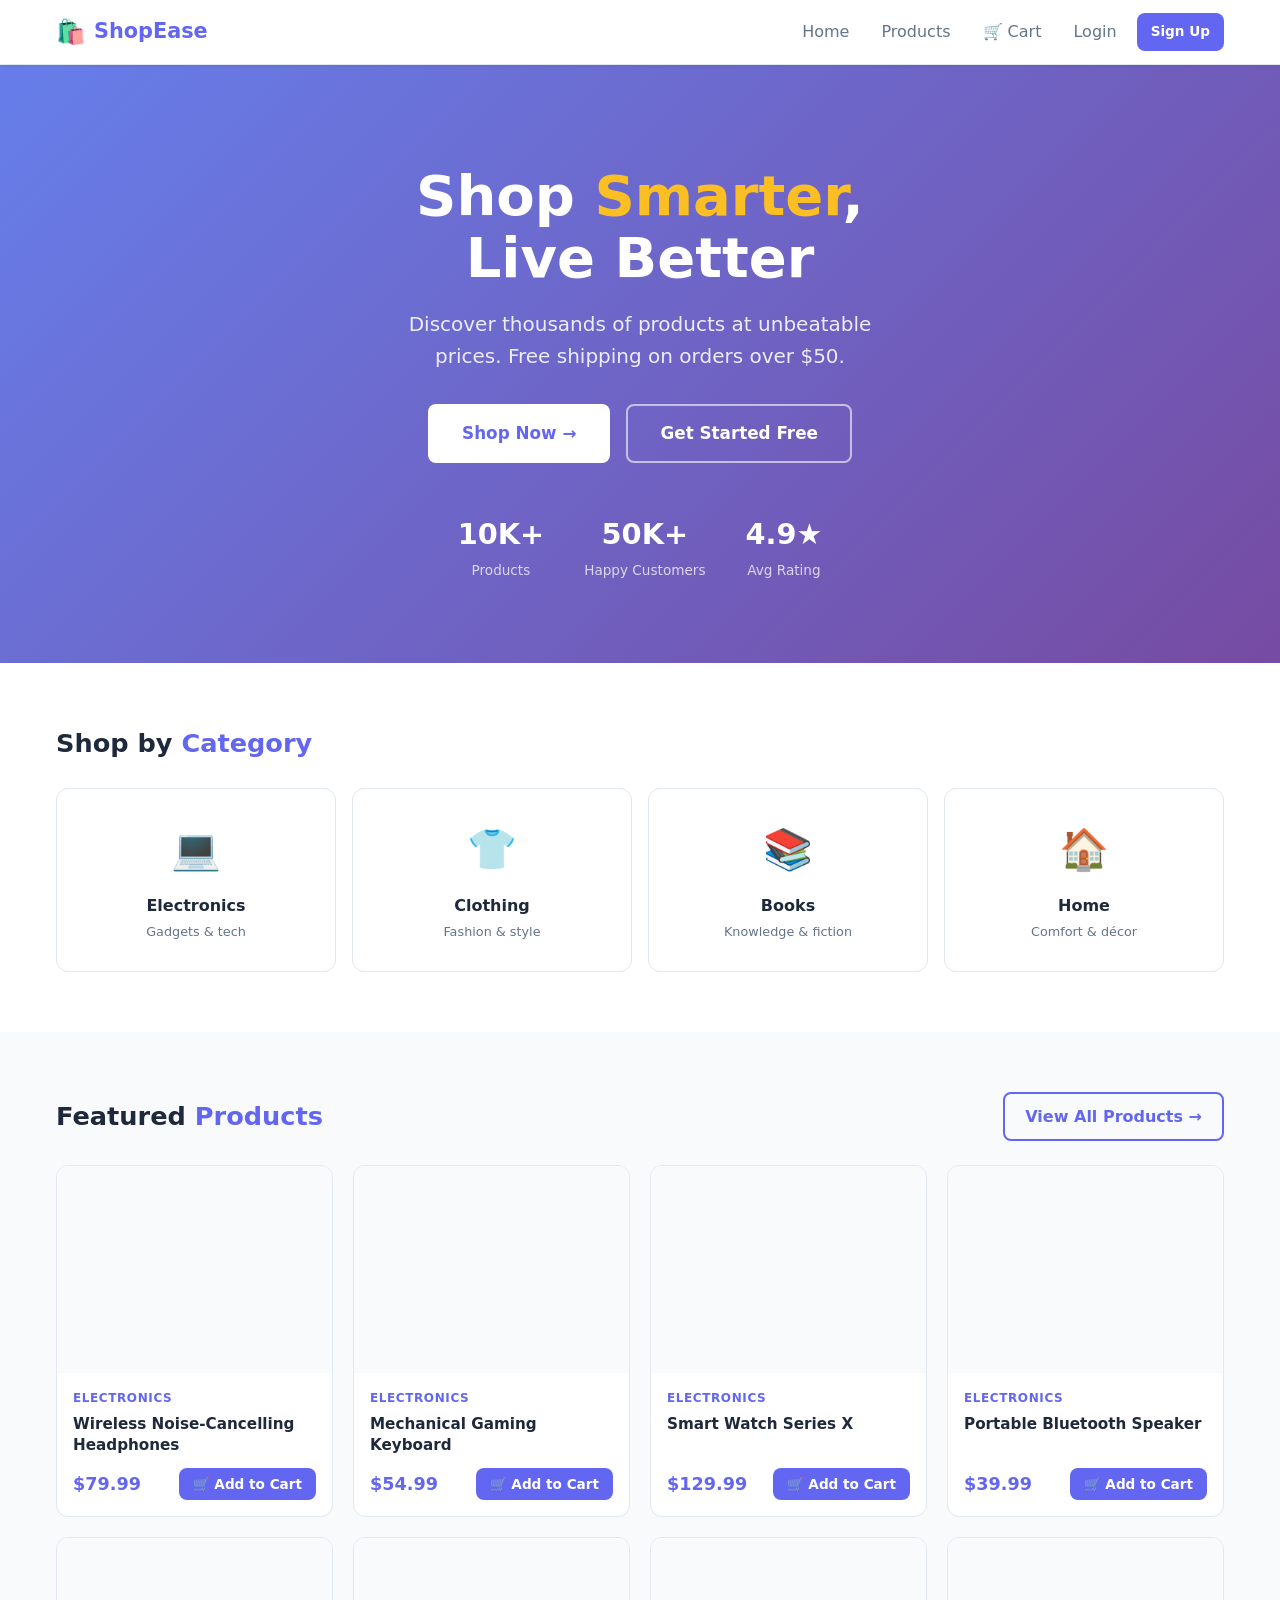
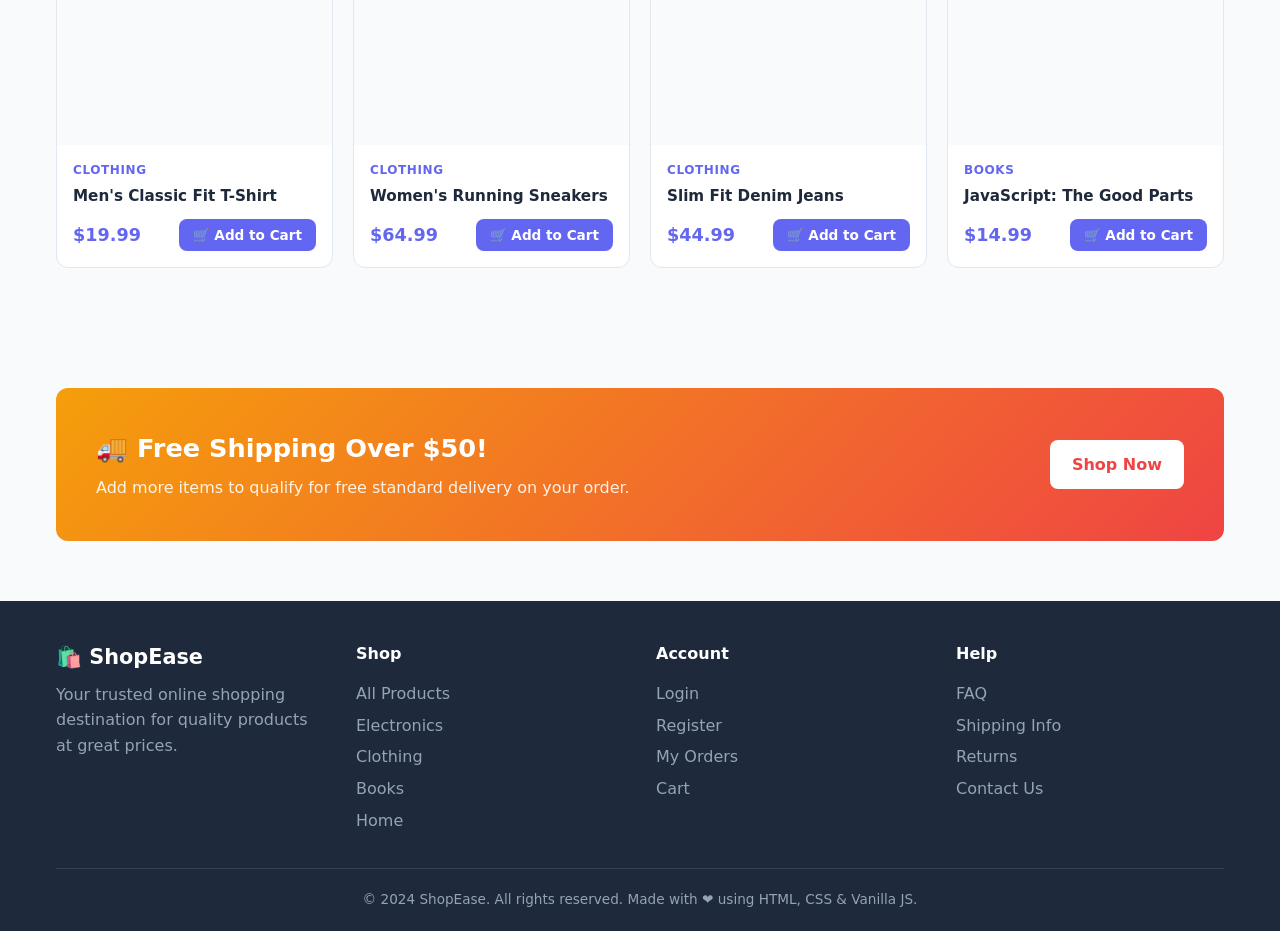
<file: index.html>
<!DOCTYPE html>
<html lang="en">
<head>
  <meta charset="UTF-8">
  <meta name="viewport" content="width=device-width, initial-scale=1.0">
  <title>ShopEase – Your One-Stop Online Store</title>
  <link rel="stylesheet" href="css/style.css">
</head>
<body>

  <!-- Navbar -->
  <nav id="main-nav"></nav>

  <main>
    <!-- Hero -->
    <section class="hero">
      <div class="container">
        <h1>Shop <span>Smarter</span>,<br>Live Better</h1>
        <p>Discover thousands of products at unbeatable prices. Free shipping on orders over $50.</p>
        <div class="hero-actions">
          <a href="products.html" class="btn btn-white">Shop Now →</a>
          <a href="register.html" class="btn btn-outline-white">Get Started Free</a>
        </div>
        <div class="hero-stats">
          <div class="hero-stat"><strong>10K+</strong><span>Products</span></div>
          <div class="hero-stat"><strong>50K+</strong><span>Happy Customers</span></div>
          <div class="hero-stat"><strong>4.9★</strong><span>Avg Rating</span></div>
        </div>
      </div>
    </section>

    <!-- Categories -->
    <section style="background: var(--surface);">
      <div class="container">
        <h2 class="section-title">Shop by <span>Category</span></h2>
        <div class="categories-grid">
          <div class="cat-card" onclick="location.href='products.html?category=Electronics'">
            <div class="cat-icon">💻</div>
            <h3>Electronics</h3>
            <p>Gadgets & tech</p>
          </div>
          <div class="cat-card" onclick="location.href='products.html?category=Clothing'">
            <div class="cat-icon">👕</div>
            <h3>Clothing</h3>
            <p>Fashion & style</p>
          </div>
          <div class="cat-card" onclick="location.href='products.html?category=Books'">
            <div class="cat-icon">📚</div>
            <h3>Books</h3>
            <p>Knowledge & fiction</p>
          </div>
          <div class="cat-card" onclick="location.href='products.html?category=Home'">
            <div class="cat-icon">🏠</div>
            <h3>Home</h3>
            <p>Comfort & décor</p>
          </div>
        </div>
      </div>
    </section>

    <!-- Featured Products -->
    <section>
      <div class="container">
        <div style="display:flex;align-items:center;justify-content:space-between;margin-bottom:24px;flex-wrap:wrap;gap:12px;">
          <h2 class="section-title" style="margin:0">Featured <span>Products</span></h2>
          <a href="products.html" class="btn btn-outline">View All Products →</a>
        </div>
        <div class="featured-grid" id="featured-grid">
          <!-- Populated by products.js -->
          <div class="skeleton-grid" style="grid-column:1/-1;text-align:center;padding:40px;color:var(--text-muted)">Loading products...</div>
        </div>
      </div>
    </section>

    <!-- Promo Banner -->
    <section>
      <div class="container">
        <div class="promo-banner">
          <div>
            <h2>🚚 Free Shipping Over $50!</h2>
            <p>Add more items to qualify for free standard delivery on your order.</p>
          </div>
          <a href="products.html" class="btn">Shop Now</a>
        </div>
      </div>
    </section>
  </main>

  <!-- Footer -->
  <footer>
    <div class="container">
      <div class="footer-grid">
        <div class="footer-col">
          <div class="footer-brand">🛍️ ShopEase</div>
          <p>Your trusted online shopping destination for quality products at great prices.</p>
        </div>
        <div class="footer-col">
          <h4>Shop</h4>
          <a href="products.html">All Products</a>
          <a href="products.html?category=Electronics">Electronics</a>
          <a href="products.html?category=Clothing">Clothing</a>
          <a href="products.html?category=Books">Books</a>
          <a href="products.html?category=Home">Home</a>
        </div>
        <div class="footer-col">
          <h4>Account</h4>
          <a href="login.html">Login</a>
          <a href="register.html">Register</a>
          <a href="orders.html">My Orders</a>
          <a href="cart.html">Cart</a>
        </div>
        <div class="footer-col">
          <h4>Help</h4>
          <a href="#">FAQ</a>
          <a href="#">Shipping Info</a>
          <a href="#">Returns</a>
          <a href="#">Contact Us</a>
        </div>
      </div>
      <div class="footer-bottom">
        <p>© 2024 ShopEase. All rights reserved. Made with ❤️ using HTML, CSS & Vanilla JS.</p>
      </div>
    </div>
  </footer>

  <script src="js/app.js"></script>
  <script src="js/products.js"></script>
</body>
</html>
</file>
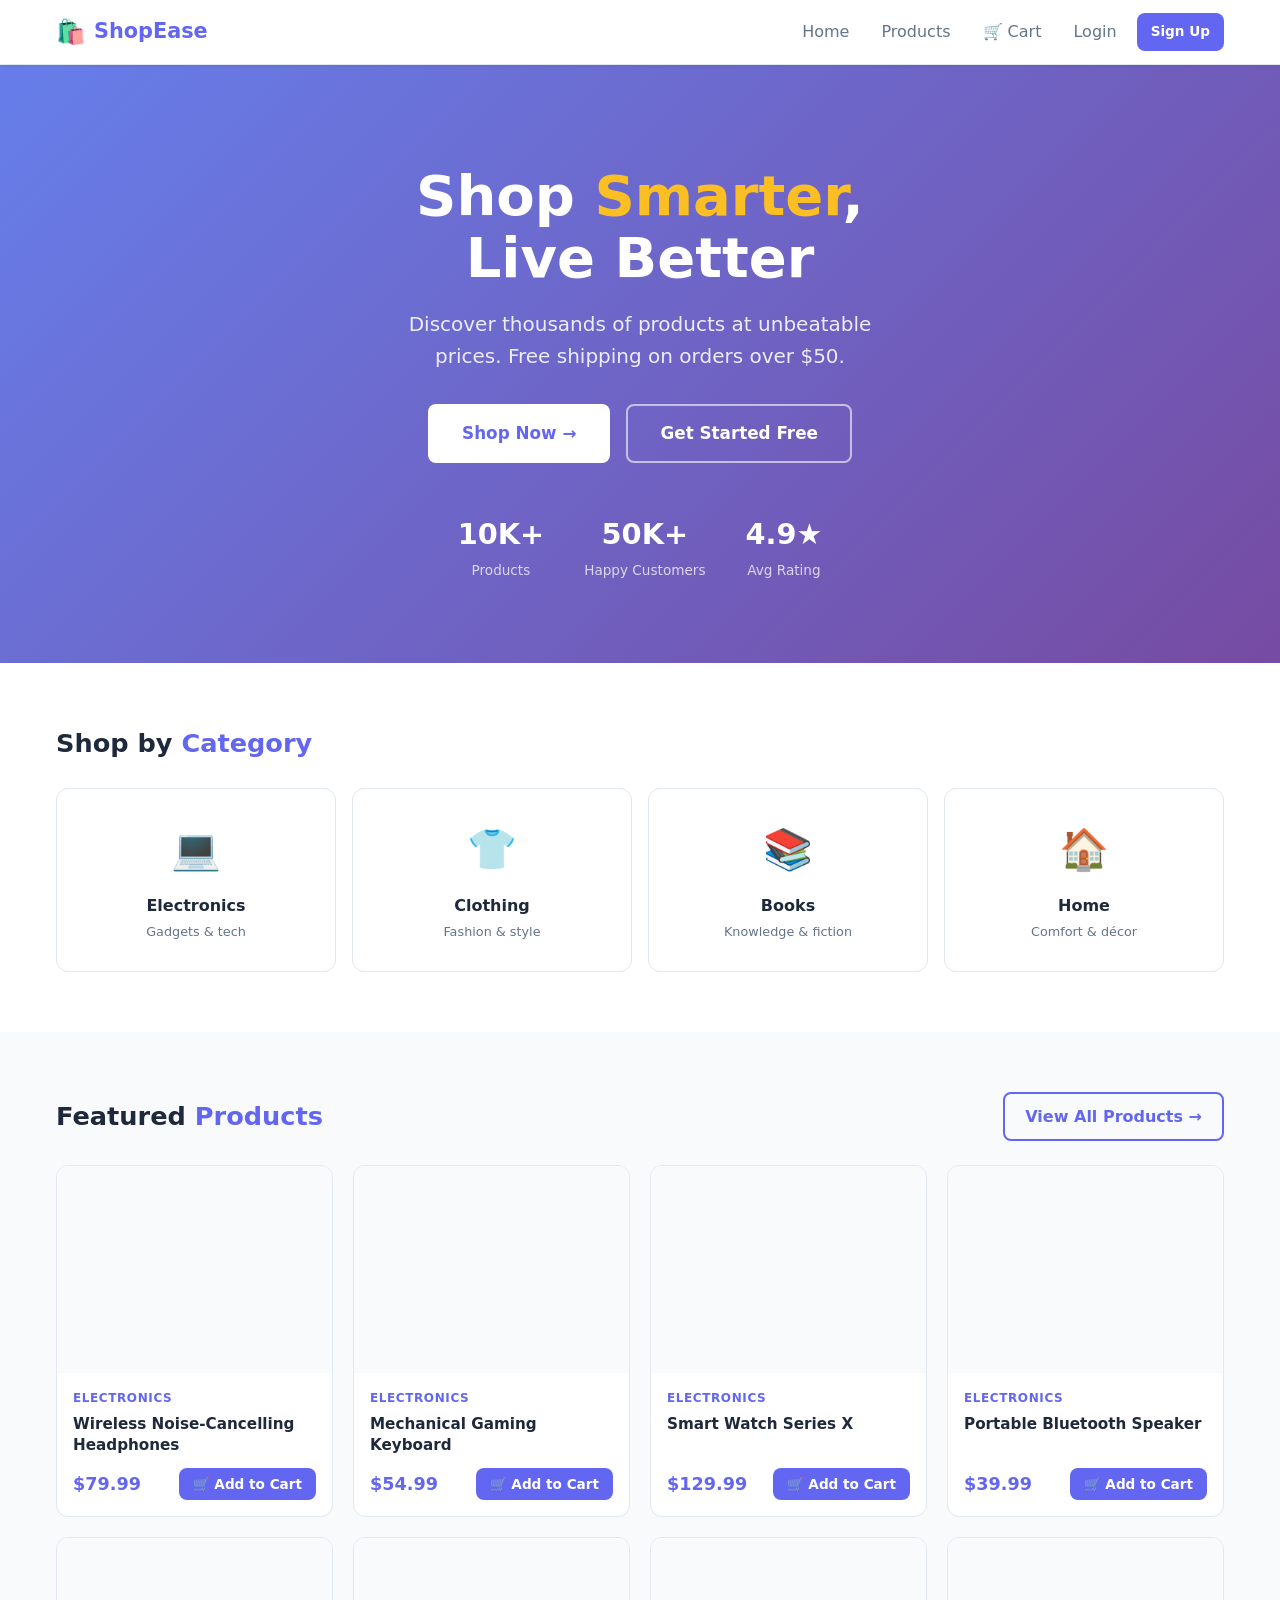
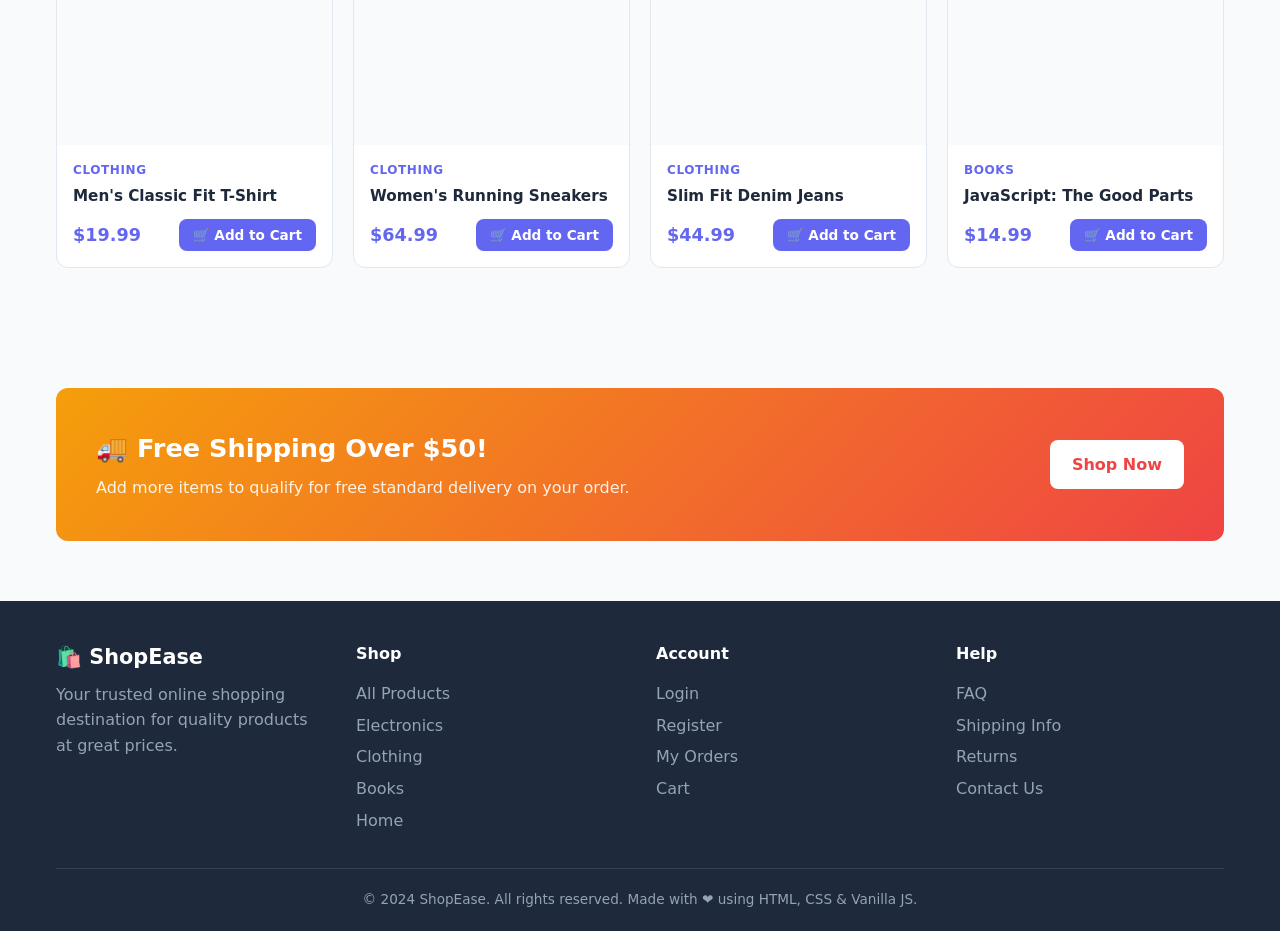
<file: admin.html>
<!DOCTYPE html>
<html lang="en">
<head>
  <meta charset="UTF-8">
  <meta name="viewport" content="width=device-width, initial-scale=1.0">
  <title>Admin Dashboard – ShopEase</title>
  <link rel="stylesheet" href="css/style.css">
</head>
<body>

  <nav id="main-nav"></nav>

  <div id="admin-root">
    <div class="admin-layout">
      <!-- Sidebar -->
      <aside class="admin-sidebar">
        <h2>⚙️ Admin Panel</h2>
        <button class="admin-tab active" data-tab="dashboard">📊 Dashboard</button>
        <button class="admin-tab" data-tab="products">📦 Products</button>
        <button class="admin-tab" data-tab="orders">🛒 Orders</button>
      </aside>

      <!-- Content -->
      <div class="admin-content">

        <!-- Dashboard Panel -->
        <div class="admin-panel" id="panel-dashboard">
          <h2 style="margin-bottom:20px;">Dashboard Overview</h2>

          <div class="stats-grid">
            <div class="stat-card">
              <div class="stat-value" id="stat-products">–</div>
              <div class="stat-label">Total Products</div>
            </div>
            <div class="stat-card">
              <div class="stat-value" id="stat-orders">–</div>
              <div class="stat-label">Total Orders</div>
            </div>
            <div class="stat-card">
              <div class="stat-value" id="stat-users">–</div>
              <div class="stat-label">Registered Users</div>
            </div>
            <div class="stat-card">
              <div class="stat-value" id="stat-revenue">–</div>
              <div class="stat-label">Total Revenue</div>
            </div>
          </div>

          <div class="admin-section">
            <h3>Recent Orders</h3>
            <div id="recent-orders">
              <p class="empty-msg">Loading...</p>
            </div>
          </div>
        </div>

        <!-- Products Panel -->
        <div class="admin-panel" id="panel-products">
          <div style="display:flex;align-items:center;justify-content:space-between;margin-bottom:20px;flex-wrap:wrap;gap:12px;">
            <h2>Product Management</h2>
            <button class="btn btn-primary" id="add-product-btn">+ Add Product</button>
          </div>

          <div class="admin-section">
            <div class="admin-table-wrap">
              <table class="admin-table">
                <thead>
                  <tr>
                    <th>Image</th>
                    <th>Name</th>
                    <th>Category</th>
                    <th>Price</th>
                    <th>Stock</th>
                    <th>Actions</th>
                  </tr>
                </thead>
                <tbody id="products-tbody">
                  <tr><td colspan="6" class="empty-msg">Loading products...</td></tr>
                </tbody>
              </table>
            </div>
          </div>
        </div>

        <!-- Orders Panel -->
        <div class="admin-panel" id="panel-orders">
          <h2 style="margin-bottom:20px;">Order Management</h2>
          <div class="admin-section">
            <div class="admin-table-wrap">
              <table class="admin-table">
                <thead>
                  <tr>
                    <th>Order ID</th>
                    <th>Customer</th>
                    <th>Date</th>
                    <th>Total</th>
                    <th>Status</th>
                    <th>Actions</th>
                  </tr>
                </thead>
                <tbody id="orders-tbody">
                  <tr><td colspan="6" class="empty-msg">Loading orders...</td></tr>
                </tbody>
              </table>
            </div>
          </div>
        </div>

      </div>
    </div>
  </div>

  <!-- Product Add/Edit Modal -->
  <div class="modal-overlay" id="product-modal">
    <div class="modal-box">
      <div class="modal-header">
        <h2 id="modal-title">Add Product</h2>
        <button class="modal-close" id="close-modal">✕</button>
      </div>
      <form id="product-form" novalidate>
        <div class="form-group">
          <label>Product Name *</label>
          <input type="text" name="pf-name" class="form-control" placeholder="Product name" required>
        </div>
        <div class="form-row">
          <div class="form-group">
            <label>Category *</label>
            <select name="pf-category" class="form-control" required>
              <option value="">Select category</option>
              <option value="Electronics">Electronics</option>
              <option value="Clothing">Clothing</option>
              <option value="Books">Books</option>
              <option value="Home">Home</option>
              <option value="Sports">Sports</option>
              <option value="Beauty">Beauty</option>
              <option value="Other">Other</option>
            </select>
          </div>
          <div class="form-group">
            <label>Price ($) *</label>
            <input type="number" name="pf-price" class="form-control" placeholder="0.00" min="0" step="0.01" required>
          </div>
        </div>
        <div class="form-group">
          <label>Stock Quantity *</label>
          <input type="number" name="pf-stock" class="form-control" placeholder="0" min="0" required>
        </div>
        <div class="form-group">
          <label>Image URL *</label>
          <input type="url" name="pf-image" class="form-control"
                 placeholder="https://images.unsplash.com/..." required>
        </div>
        <div class="form-group">
          <label>Description *</label>
          <textarea name="pf-description" class="form-control" rows="3"
                    placeholder="Product description..." required style="resize:vertical;"></textarea>
        </div>
        <div style="display:flex;gap:12px;margin-top:8px;">
          <button type="submit" class="btn btn-primary" style="flex:1;">Save Product</button>
          <button type="button" class="btn btn-outline" id="close-modal-btn" onclick="document.getElementById('product-modal').style.display='none'">Cancel</button>
        </div>
      </form>
    </div>
  </div>

  <script src="js/app.js"></script>
  <script src="js/orders.js"></script>
  <script src="js/admin.js"></script>
</body>
</html>
</file>
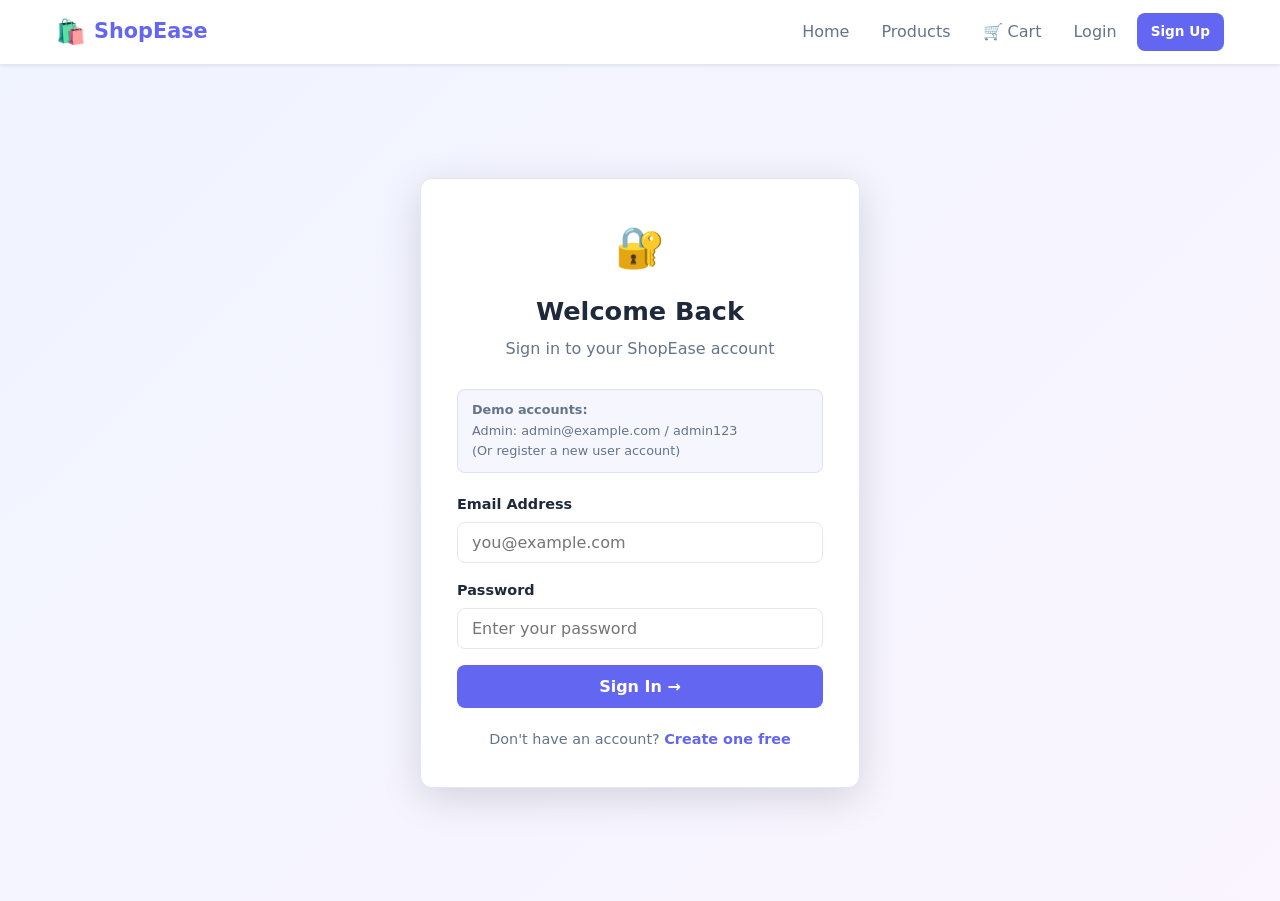
<file: cart.html>
<!DOCTYPE html>
<html lang="en">
<head>
  <meta charset="UTF-8">
  <meta name="viewport" content="width=device-width, initial-scale=1.0">
  <title>Cart – ShopEase</title>
  <link rel="stylesheet" href="css/style.css">
</head>
<body>

  <nav id="main-nav"></nav>

  <main>
    <div class="page-header">
      <div class="container">
        <h1>🛒 Shopping Cart</h1>
        <p>Review your items and proceed to checkout</p>
      </div>
    </div>

    <div class="container">
      <div class="cart-layout">
        <!-- Cart items rendered by cart.js -->
        <div id="cart-container">
          <div style="text-align:center;padding:60px;color:var(--text-muted)">Loading cart...</div>
        </div>

        <!-- Summary rendered by cart.js -->
        <div id="cart-summary" style="display:none;"></div>
      </div>
    </div>
  </main>

  <footer>
    <div class="container">
      <div class="footer-bottom">
        <p>© 2024 ShopEase. All rights reserved.</p>
      </div>
    </div>
  </footer>

  <script src="js/app.js"></script>
  <script src="js/cart.js"></script>
</body>
</html>
</file>
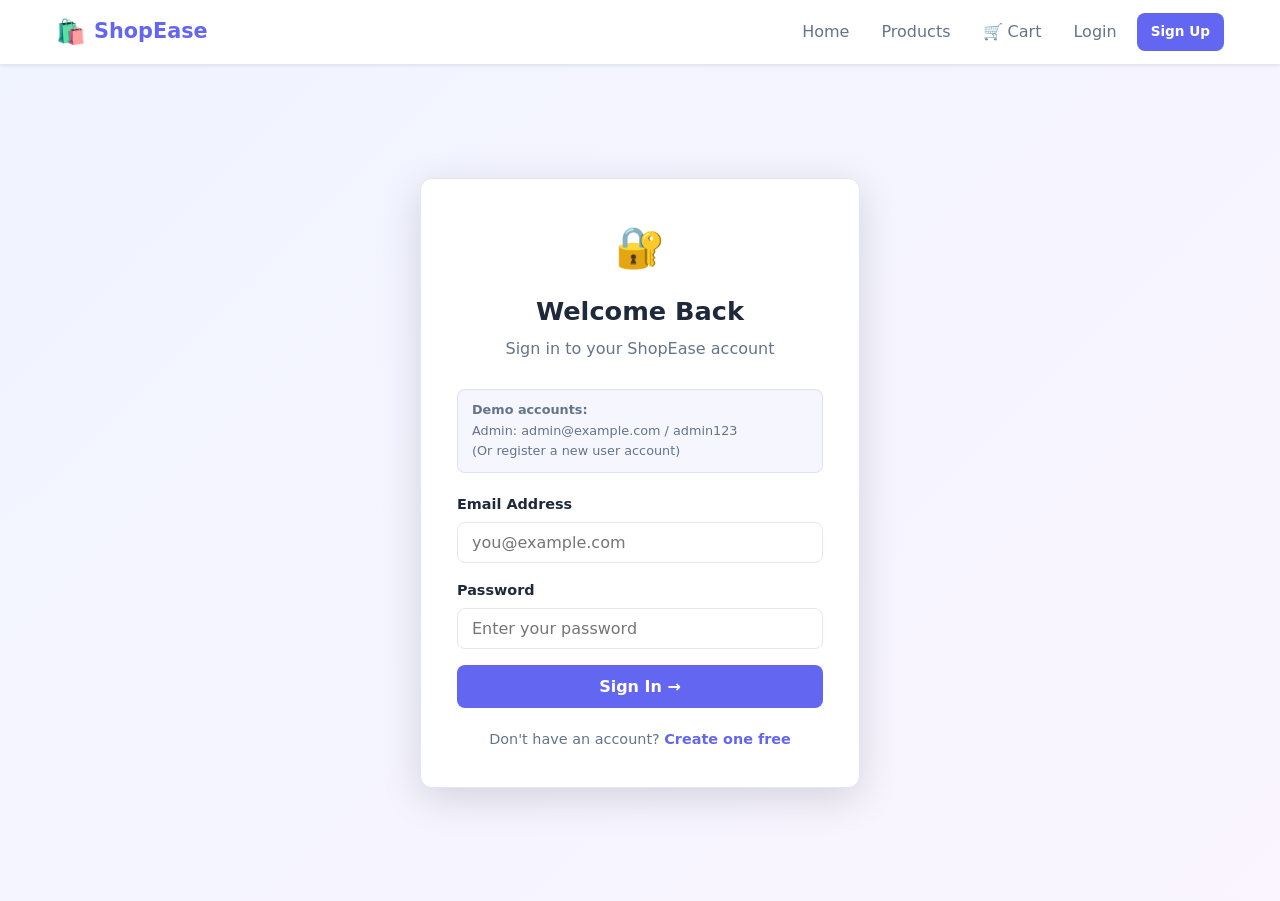
<file: checkout.html>
<!DOCTYPE html>
<html lang="en">
<head>
  <meta charset="UTF-8">
  <meta name="viewport" content="width=device-width, initial-scale=1.0">
  <title>Checkout – ShopEase</title>
  <link rel="stylesheet" href="css/style.css">
</head>
<body>

  <nav id="main-nav"></nav>

  <main>
    <div class="page-header">
      <div class="container">
        <h1>Checkout</h1>
        <p>Complete your order securely</p>
      </div>
    </div>

    <div class="container">
      <div class="checkout-layout">
        <!-- Checkout Form -->
        <div class="checkout-form-card">
          <h2>📦 Shipping Information</h2>
          <form id="checkout-form" novalidate>
            <div class="form-row">
              <div class="form-group">
                <label for="ch-name">Full Name</label>
                <input type="text" id="ch-name" name="ch-name" class="form-control"
                       placeholder="John Doe" required>
              </div>
              <div class="form-group">
                <label for="ch-email">Email</label>
                <input type="email" id="ch-email" name="ch-email" class="form-control"
                       placeholder="you@example.com" required>
              </div>
            </div>

            <div class="form-group">
              <label for="ch-address">Street Address</label>
              <input type="text" id="ch-address" name="ch-address" class="form-control"
                     placeholder="123 Main Street, Apt 4B" required>
            </div>

            <div class="form-row">
              <div class="form-group">
                <label for="ch-city">City</label>
                <input type="text" id="ch-city" name="ch-city" class="form-control"
                       placeholder="New York" required>
              </div>
              <div class="form-group">
                <label for="ch-state">State / Province</label>
                <input type="text" id="ch-state" name="ch-state" class="form-control"
                       placeholder="NY" required>
              </div>
            </div>

            <div class="form-row">
              <div class="form-group">
                <label for="ch-zip">ZIP / Postal Code</label>
                <input type="text" id="ch-zip" name="ch-zip" class="form-control"
                       placeholder="10001" required>
              </div>
              <div class="form-group">
                <label for="ch-country">Country</label>
                <input type="text" id="ch-country" name="ch-country" class="form-control"
                       value="United States" required>
              </div>
            </div>

            <h2 style="margin:24px 0 16px;padding-top:16px;border-top:1px solid var(--border);">
              💳 Payment Method
            </h2>

            <div class="payment-options">
              <label class="payment-option">
                <input type="radio" name="ch-payment" value="Credit Card" checked>
                <span class="payment-icon">💳</span>
                <span>Credit Card</span>
              </label>
              <label class="payment-option">
                <input type="radio" name="ch-payment" value="PayPal">
                <span class="payment-icon">🅿️</span>
                <span>PayPal</span>
              </label>
              <label class="payment-option">
                <input type="radio" name="ch-payment" value="Cash on Delivery">
                <span class="payment-icon">💵</span>
                <span>Cash on Delivery</span>
              </label>
            </div>

            <div style="margin-top:24px;padding:14px;background:rgba(16,185,129,.08);border:1px solid rgba(16,185,129,.2);border-radius:var(--radius-sm);font-size:.85rem;color:#065f46;">
              🔒 <strong>Secure Checkout</strong> – Your information is safe. (Demo mode – no real payment processed.)
            </div>

            <button type="submit" class="btn btn-primary btn-block btn-lg" style="margin-top:20px;">
              Place Order →
            </button>
          </form>
        </div>

        <!-- Order Summary -->
        <div id="checkout-summary">
          <div style="text-align:center;padding:40px;color:var(--text-muted)">Loading summary...</div>
        </div>
      </div>
    </div>
  </main>

  <footer>
    <div class="container">
      <div class="footer-bottom">
        <p>© 2024 ShopEase. All rights reserved.</p>
      </div>
    </div>
  </footer>

  <script src="js/app.js"></script>
  <script src="js/cart.js"></script>
</body>
</html>
</file>
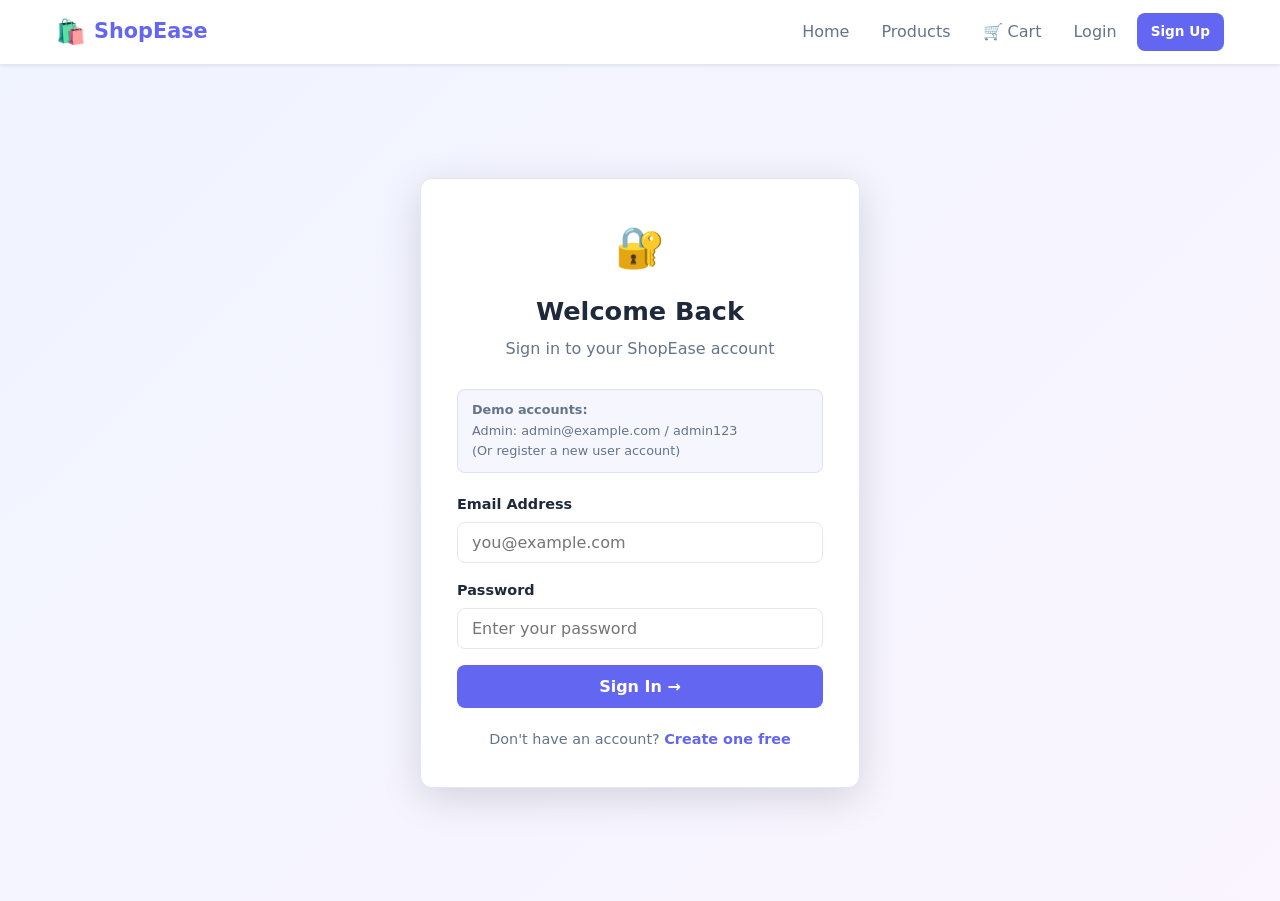
<file: login.html>
<!DOCTYPE html>
<html lang="en">
<head>
  <meta charset="UTF-8">
  <meta name="viewport" content="width=device-width, initial-scale=1.0">
  <title>Login – ShopEase</title>
  <link rel="stylesheet" href="css/style.css">
</head>
<body>

  <nav id="main-nav"></nav>

  <main>
    <div class="auth-page">
      <div class="auth-card">
        <div class="auth-header">
          <div class="auth-icon">🔐</div>
          <h1>Welcome Back</h1>
          <p>Sign in to your ShopEase account</p>
        </div>

        <!-- Demo hint -->
        <div class="demo-hint" id="demo-hint"></div>

        <form id="login-form" novalidate>
          <div class="form-group">
            <label for="email">Email Address</label>
            <input type="email" id="email" name="email" class="form-control"
                   placeholder="you@example.com" required autocomplete="email">
          </div>
          <div class="form-group">
            <label for="password">Password</label>
            <input type="password" id="password" name="password" class="form-control"
                   placeholder="Enter your password" required autocomplete="current-password">
          </div>
          <div id="login-error" class="field-error"></div>
          <button type="submit" class="btn btn-primary btn-block" style="margin-top:8px;">
            Sign In →
          </button>
        </form>

        <div class="auth-footer">
          Don't have an account? <a href="register.html">Create one free</a>
        </div>
      </div>
    </div>
  </main>

  <script src="js/app.js"></script>
  <script src="js/auth.js"></script>
</body>
</html>
</file>
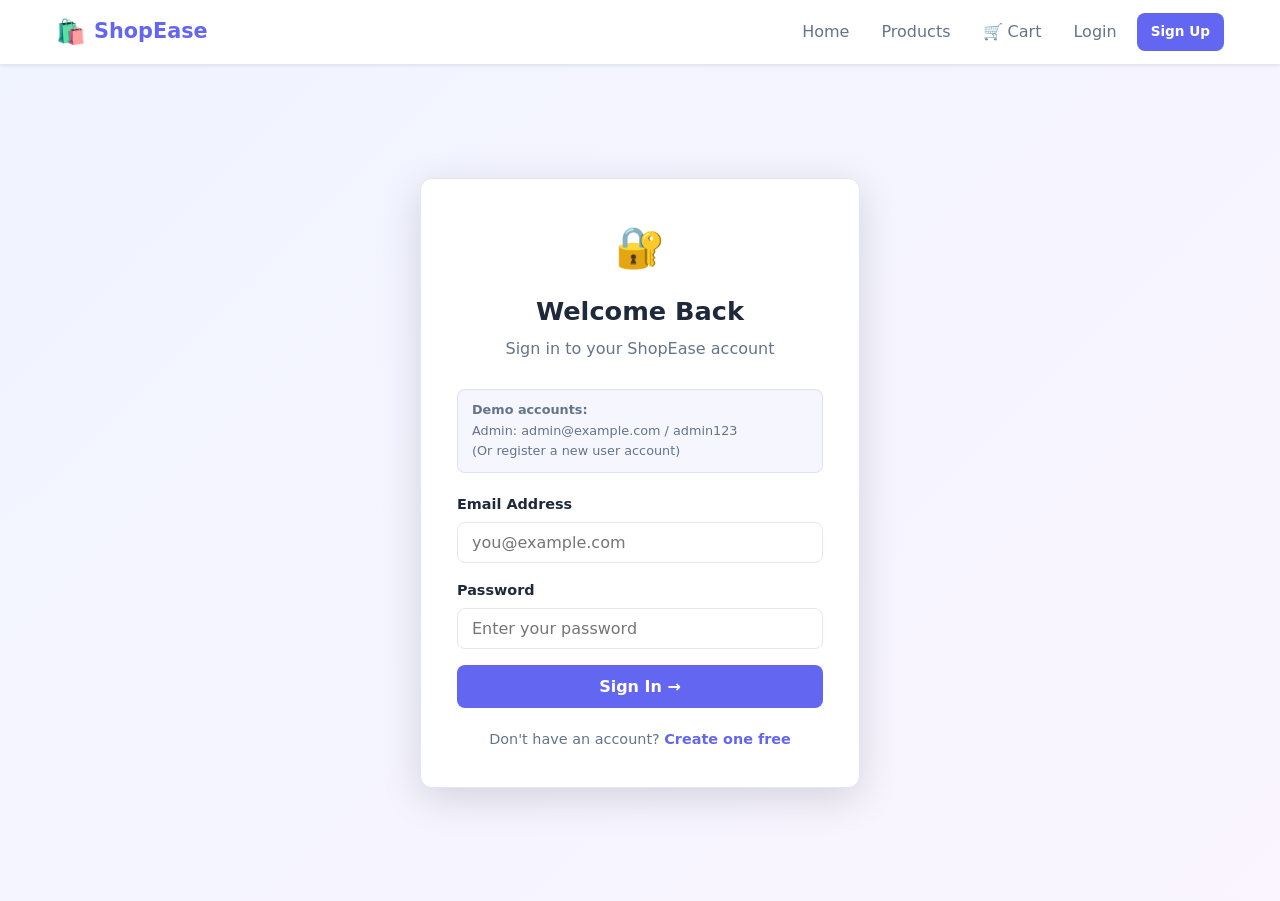
<file: orders.html>
<!DOCTYPE html>
<html lang="en">
<head>
  <meta charset="UTF-8">
  <meta name="viewport" content="width=device-width, initial-scale=1.0">
  <title>My Orders – ShopEase</title>
  <link rel="stylesheet" href="css/style.css">
</head>
<body>

  <nav id="main-nav"></nav>

  <main>
    <div class="page-header">
      <div class="container">
        <h1>📦 My Orders</h1>
        <p>Track and manage your orders</p>
      </div>
    </div>

    <div class="container orders-page-content">
      <!-- Order confirmation banner (shown after checkout redirect) -->
      <div id="confirm-banner" style="display:none;"></div>

      <!-- Orders rendered by orders.js -->
      <div id="orders-container">
        <div style="text-align:center;padding:60px;color:var(--text-muted)">Loading orders...</div>
      </div>
    </div>
  </main>

  <footer>
    <div class="container">
      <div class="footer-bottom">
        <p>© 2024 ShopEase. All rights reserved.</p>
      </div>
    </div>
  </footer>

  <script src="js/app.js"></script>
  <script src="js/orders.js"></script>
</body>
</html>
</file>
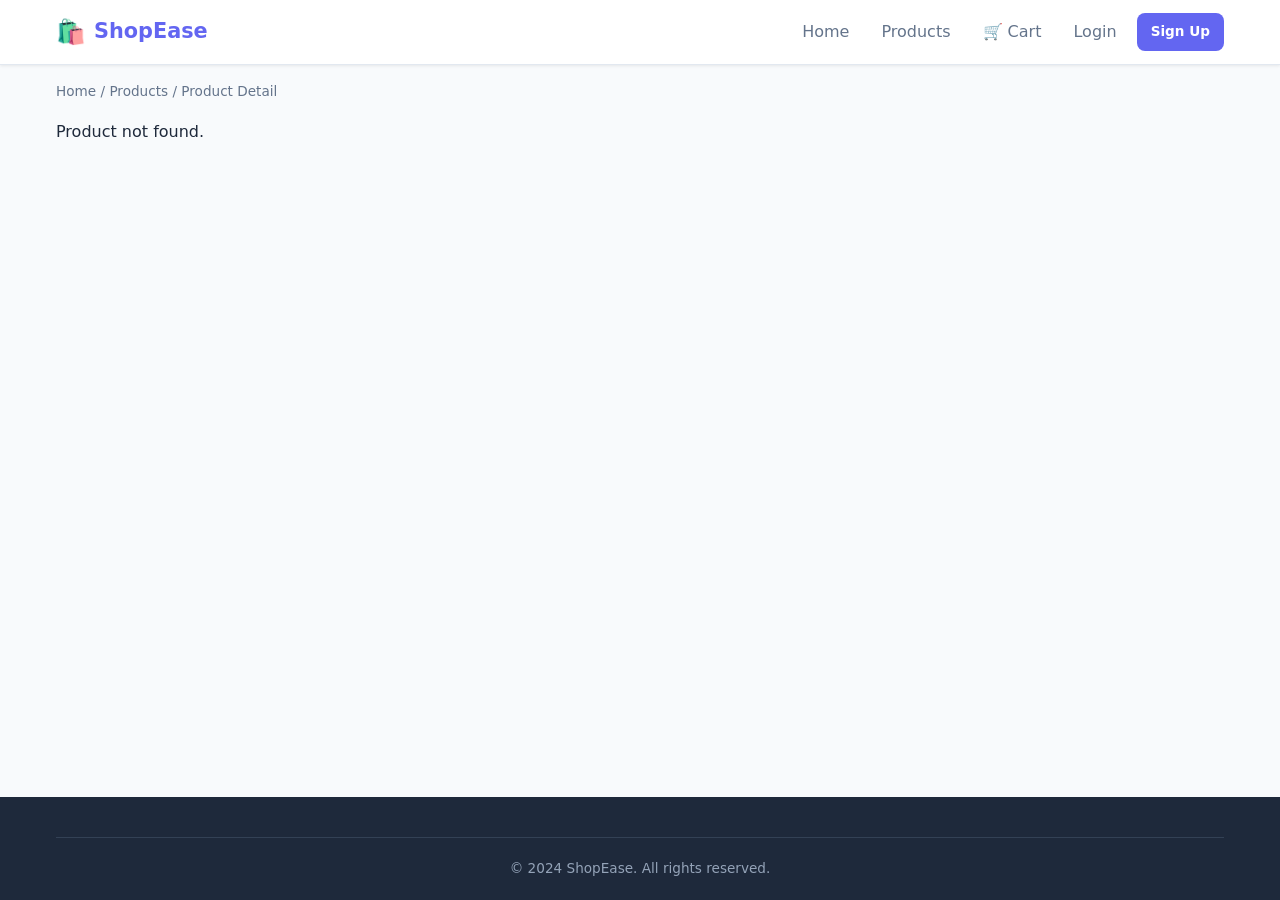
<file: product.html>
<!DOCTYPE html>
<html lang="en">
<head>
  <meta charset="UTF-8">
  <meta name="viewport" content="width=device-width, initial-scale=1.0">
  <title>Product – ShopEase</title>
  <link rel="stylesheet" href="css/style.css">
</head>
<body>

  <nav id="main-nav"></nav>

  <main>
    <div class="container">
      <!-- Breadcrumb -->
      <div style="padding:16px 0;font-size:.85rem;color:var(--text-muted);">
        <a href="index.html" style="color:var(--text-muted)">Home</a> /
        <a href="products.html" style="color:var(--text-muted)">Products</a> /
        <span>Product Detail</span>
      </div>

      <!-- Detail container populated by products.js -->
      <div id="product-detail">
        <div style="text-align:center;padding:60px 20px;color:var(--text-muted)">Loading product...</div>
      </div>
    </div>
  </main>

  <footer>
    <div class="container">
      <div class="footer-bottom">
        <p>© 2024 ShopEase. All rights reserved.</p>
      </div>
    </div>
  </footer>

  <script src="js/app.js"></script>
  <script src="js/products.js"></script>
</body>
</html>
</file>
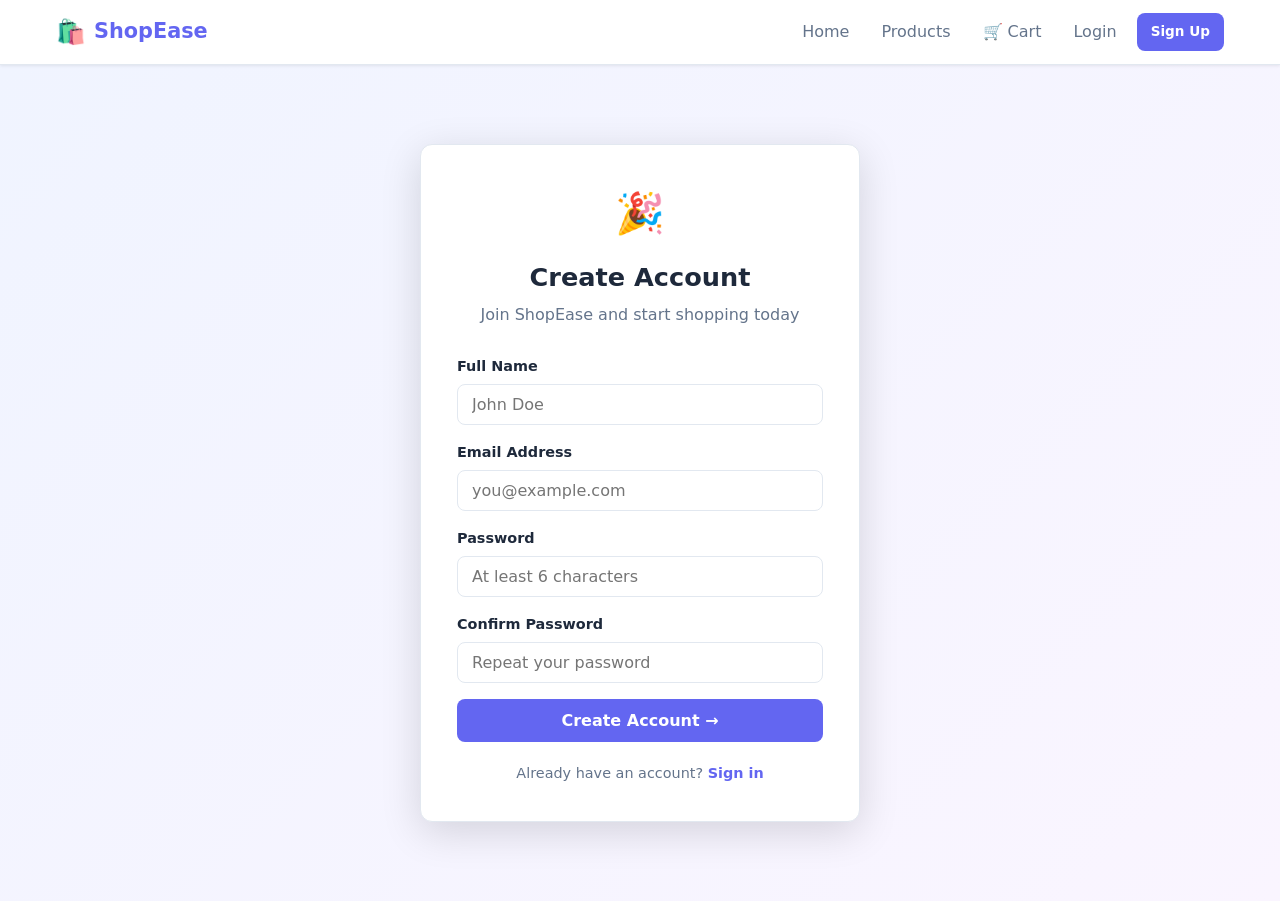
<file: register.html>
<!DOCTYPE html>
<html lang="en">
<head>
  <meta charset="UTF-8">
  <meta name="viewport" content="width=device-width, initial-scale=1.0">
  <title>Register – ShopEase</title>
  <link rel="stylesheet" href="css/style.css">
</head>
<body>

  <nav id="main-nav"></nav>

  <main>
    <div class="auth-page">
      <div class="auth-card">
        <div class="auth-header">
          <div class="auth-icon">🎉</div>
          <h1>Create Account</h1>
          <p>Join ShopEase and start shopping today</p>
        </div>

        <form id="register-form" novalidate>
          <div class="form-group">
            <label for="reg-name">Full Name</label>
            <input type="text" id="reg-name" name="reg-name" class="form-control"
                   placeholder="John Doe" required autocomplete="name">
          </div>
          <div class="form-group">
            <label for="reg-email">Email Address</label>
            <input type="email" id="reg-email" name="reg-email" class="form-control"
                   placeholder="you@example.com" required autocomplete="email">
          </div>
          <div class="form-group">
            <label for="reg-password">Password</label>
            <input type="password" id="reg-password" name="reg-password" class="form-control"
                   placeholder="At least 6 characters" required autocomplete="new-password">
          </div>
          <div class="form-group">
            <label for="reg-confirm">Confirm Password</label>
            <input type="password" id="reg-confirm" name="reg-confirm" class="form-control"
                   placeholder="Repeat your password" required autocomplete="new-password">
          </div>
          <div id="reg-error" class="field-error"></div>
          <button type="submit" class="btn btn-primary btn-block" style="margin-top:8px;">
            Create Account →
          </button>
        </form>

        <div class="auth-footer">
          Already have an account? <a href="login.html">Sign in</a>
        </div>
      </div>
    </div>
  </main>

  <script src="js/app.js"></script>
  <script src="js/auth.js"></script>
</body>
</html>
</file>
<file: css/style.css>
/* ============================================================
   style.css  –  ShopEase Complete Stylesheet
   ============================================================ */

/* ---- Reset & Base ---- */
*, *::before, *::after { box-sizing: border-box; margin: 0; padding: 0; }

:root {
  --primary:      #6366f1;
  --primary-dark: #4f46e5;
  --secondary:    #f59e0b;
  --success:      #10b981;
  --danger:       #ef4444;
  --info:         #3b82f6;
  --bg:           #f8fafc;
  --surface:      #ffffff;
  --border:       #e2e8f0;
  --text:         #1e293b;
  --text-muted:   #64748b;
  --shadow-sm:    0 1px 3px rgba(0,0,0,.08);
  --shadow-md:    0 4px 16px rgba(0,0,0,.10);
  --shadow-lg:    0 10px 40px rgba(0,0,0,.14);
  --radius:       12px;
  --radius-sm:    8px;
  --transition:   .2s ease;
}

html { scroll-behavior: smooth; }
body { font-family: 'Segoe UI', system-ui, -apple-system, sans-serif; background: var(--bg); color: var(--text); line-height: 1.6; min-height: 100vh; display: flex; flex-direction: column; }
img { display: block; max-width: 100%; }
a { color: inherit; text-decoration: none; }
ul { list-style: none; }
input, select, textarea, button { font-family: inherit; font-size: inherit; }
button { cursor: pointer; border: none; background: none; }

/* ---- Scrollbar ---- */
::-webkit-scrollbar { width: 6px; } ::-webkit-scrollbar-track { background: transparent; } ::-webkit-scrollbar-thumb { background: var(--border); border-radius: 3px; }

/* ---- Layout ---- */
.container { max-width: 1200px; margin: 0 auto; padding: 0 16px; }
main { flex: 1; }
.page-header { background: linear-gradient(135deg, var(--primary) 0%, var(--primary-dark) 100%); color: white; padding: 48px 0 32px; text-align: center; }
.page-header h1 { font-size: clamp(1.6rem, 4vw, 2.4rem); font-weight: 700; }
.page-header p { opacity: .85; margin-top: 8px; }
.section-title { font-size: 1.6rem; font-weight: 700; margin-bottom: 24px; }
.section-title span { color: var(--primary); }
section { padding: 60px 0; }

/* ---- Navbar ---- */
#main-nav { background: var(--surface); border-bottom: 1px solid var(--border); position: sticky; top: 0; z-index: 100; box-shadow: var(--shadow-sm); }
.nav-container { max-width: 1200px; margin: 0 auto; padding: 0 16px; display: flex; align-items: center; gap: 8px; height: 64px; }
.nav-brand { font-size: 1.3rem; font-weight: 800; color: var(--primary); display: flex; align-items: center; gap: 8px; white-space: nowrap; }
.brand-icon { font-size: 1.5rem; }
.nav-menu { display: flex; align-items: center; gap: 8px; margin-left: auto; flex-wrap: wrap; }
.nav-link { padding: 6px 12px; border-radius: var(--radius-sm); color: var(--text-muted); font-weight: 500; transition: color var(--transition), background var(--transition); white-space: nowrap; }
.nav-link:hover { color: var(--primary); background: rgba(99,102,241,.06); }
.cart-link { position: relative; }
.cart-badge { position: absolute; top: -4px; right: -4px; background: var(--danger); color: white; border-radius: 50%; width: 18px; height: 18px; font-size: .65rem; font-weight: 700; display: flex; align-items: center; justify-content: center; }
.admin-link { background: rgba(99,102,241,.1); color: var(--primary); }
.nav-user { display: flex; align-items: center; gap: 8px; }
.user-greeting { font-size: .85rem; color: var(--text-muted); white-space: nowrap; }
.nav-toggle { display: none; flex-direction: column; gap: 5px; padding: 4px; margin-left: auto; }
.nav-toggle span { display: block; width: 22px; height: 2px; background: var(--text); border-radius: 2px; transition: var(--transition); }
.nav-toggle.active span:nth-child(1) { transform: translateY(7px) rotate(45deg); }
.nav-toggle.active span:nth-child(2) { opacity: 0; }
.nav-toggle.active span:nth-child(3) { transform: translateY(-7px) rotate(-45deg); }

/* ---- Buttons ---- */
.btn { display: inline-flex; align-items: center; justify-content: center; gap: 6px; padding: 10px 20px; border-radius: var(--radius-sm); font-weight: 600; transition: all var(--transition); white-space: nowrap; border: 2px solid transparent; }
.btn-primary { background: var(--primary); color: white; } .btn-primary:hover { background: var(--primary-dark); transform: translateY(-1px); box-shadow: 0 4px 12px rgba(99,102,241,.35); }
.btn-outline { border-color: var(--primary); color: var(--primary); background: transparent; } .btn-outline:hover { background: var(--primary); color: white; }
.btn-danger  { background: var(--danger); color: white; } .btn-danger:hover { background: #dc2626; }
.btn-sm { padding: 6px 12px; font-size: .85rem; }
.btn-lg { padding: 12px 28px; font-size: 1rem; }
.btn-block { display: flex; width: 100%; }
.btn:disabled { opacity: .5; cursor: not-allowed; transform: none !important; }

/* ---- Badge ---- */
.badge { display: inline-block; padding: 3px 10px; background: rgba(99,102,241,.1); color: var(--primary); border-radius: 20px; font-size: .75rem; font-weight: 600; }

/* ---- Cards / Surfaces ---- */
.card { background: var(--surface); border-radius: var(--radius); box-shadow: var(--shadow-sm); border: 1px solid var(--border); }

/* ---- Forms ---- */
.form-group { margin-bottom: 16px; }
.form-group label { display: block; font-weight: 600; margin-bottom: 6px; font-size: .9rem; }
.form-control { width: 100%; padding: 10px 14px; border: 1.5px solid var(--border); border-radius: var(--radius-sm); background: var(--surface); transition: border-color var(--transition), box-shadow var(--transition); }
.form-control:focus { outline: none; border-color: var(--primary); box-shadow: 0 0 0 3px rgba(99,102,241,.15); }
.form-row { display: grid; grid-template-columns: 1fr 1fr; gap: 16px; }
.field-error { color: var(--danger); font-size: .85rem; margin-top: 8px; display: none; }

/* ============================================================
   HOME PAGE
   ============================================================ */

/* Hero */
.hero { background: linear-gradient(135deg, #667eea 0%, #764ba2 100%); color: white; padding: 100px 0 80px; text-align: center; }
.hero h1 { font-size: clamp(2rem, 5vw, 3.5rem); font-weight: 800; line-height: 1.1; }
.hero h1 span { color: #fbbf24; }
.hero p { font-size: clamp(1rem, 2.5vw, 1.25rem); opacity: .88; margin: 20px auto; max-width: 500px; }
.hero-actions { display: flex; gap: 16px; justify-content: center; flex-wrap: wrap; margin-top: 32px; }
.hero-actions .btn { padding: 14px 32px; font-size: 1.05rem; }
.hero-actions .btn-white { background: white; color: var(--primary); }
.hero-actions .btn-white:hover { background: #f0f0ff; }
.hero-actions .btn-outline-white { border-color: rgba(255,255,255,.6); color: white; }
.hero-actions .btn-outline-white:hover { background: rgba(255,255,255,.15); }
.hero-stats { display: flex; gap: 40px; justify-content: center; margin-top: 48px; flex-wrap: wrap; }
.hero-stat { text-align: center; }
.hero-stat strong { display: block; font-size: 1.8rem; font-weight: 800; }
.hero-stat span { font-size: .85rem; opacity: .75; }

/* Categories */
.categories-grid { display: grid; grid-template-columns: repeat(auto-fit, minmax(160px, 1fr)); gap: 16px; }
.cat-card { background: var(--surface); border: 1px solid var(--border); border-radius: var(--radius); padding: 28px 20px; text-align: center; cursor: pointer; transition: all var(--transition); }
.cat-card:hover { border-color: var(--primary); transform: translateY(-4px); box-shadow: var(--shadow-md); }
.cat-icon { font-size: 2.5rem; margin-bottom: 12px; }
.cat-card h3 { font-size: 1rem; font-weight: 700; color: var(--text); }
.cat-card p { font-size: .8rem; color: var(--text-muted); margin-top: 4px; }

/* Featured Products */
.featured-grid { display: grid; grid-template-columns: repeat(auto-fill, minmax(240px, 1fr)); gap: 20px; }

/* Banner */
.promo-banner { background: linear-gradient(135deg, #f59e0b, #ef4444); color: white; border-radius: var(--radius); padding: 40px; display: flex; align-items: center; justify-content: space-between; gap: 20px; flex-wrap: wrap; }
.promo-banner h2 { font-size: 1.6rem; font-weight: 800; }
.promo-banner p { opacity: .9; margin-top: 6px; }
.promo-banner .btn { background: white; color: #ef4444; }
.promo-banner .btn:hover { background: #fef2f2; }

/* Footer */
footer { background: #1e293b; color: #94a3b8; padding: 40px 0 20px; margin-top: auto; }
.footer-grid { display: grid; grid-template-columns: repeat(auto-fit, minmax(200px, 1fr)); gap: 32px; margin-bottom: 32px; }
.footer-brand { font-size: 1.3rem; font-weight: 800; color: white; margin-bottom: 8px; }
.footer-col h4 { color: white; font-weight: 700; margin-bottom: 12px; }
.footer-col a { display: block; color: #94a3b8; padding: 3px 0; transition: color var(--transition); }
.footer-col a:hover { color: white; }
.footer-bottom { border-top: 1px solid #334155; padding-top: 20px; text-align: center; font-size: .85rem; }

/* ============================================================
   PRODUCTS PAGE
   ============================================================ */
.products-layout { display: grid; grid-template-columns: 240px 1fr; gap: 28px; align-items: start; }
.filters-sidebar { background: var(--surface); border: 1px solid var(--border); border-radius: var(--radius); padding: 20px; position: sticky; top: 80px; }
.filters-sidebar h3 { font-weight: 700; margin-bottom: 16px; }
.filter-group { margin-bottom: 20px; }
.filter-group label { font-weight: 600; font-size: .85rem; color: var(--text-muted); text-transform: uppercase; letter-spacing: .05em; display: block; margin-bottom: 8px; }
.cat-btn { display: block; width: 100%; text-align: left; padding: 8px 12px; border-radius: var(--radius-sm); color: var(--text-muted); font-weight: 500; transition: all var(--transition); margin-bottom: 4px; }
.cat-btn:hover { background: rgba(99,102,241,.08); color: var(--primary); }
.cat-btn.active { background: var(--primary); color: white; }
.products-header { display: flex; align-items: center; justify-content: space-between; gap: 12px; margin-bottom: 20px; flex-wrap: wrap; }
.search-wrap { position: relative; flex: 1; max-width: 400px; }
.search-wrap input { padding-left: 36px; }
.search-wrap::before { content: '🔍'; position: absolute; left: 10px; top: 50%; transform: translateY(-50%); font-size: .9rem; }
.results-count { color: var(--text-muted); font-size: .9rem; }
.empty-state { grid-column: 1/-1; text-align: center; padding: 60px 20px; }
.empty-state p { color: var(--text-muted); margin-bottom: 16px; font-size: 1.1rem; }

/* Product Card */
.product-card { background: var(--surface); border: 1px solid var(--border); border-radius: var(--radius); overflow: hidden; transition: all var(--transition); display: flex; flex-direction: column; }
.product-card:hover { transform: translateY(-4px); box-shadow: var(--shadow-md); border-color: rgba(99,102,241,.2); }
.product-img-wrap { display: block; position: relative; aspect-ratio: 4/3; overflow: hidden; background: var(--bg); }
.product-img-wrap img { width: 100%; height: 100%; object-fit: cover; transition: transform .4s ease; }
.product-card:hover .product-img-wrap img { transform: scale(1.05); }
.out-of-stock-badge { position: absolute; top: 8px; right: 8px; background: var(--danger); color: white; padding: 3px 8px; border-radius: 4px; font-size: .75rem; font-weight: 700; }
.product-info { padding: 16px; display: flex; flex-direction: column; flex: 1; }
.product-category { font-size: .75rem; font-weight: 600; color: var(--primary); text-transform: uppercase; letter-spacing: .05em; }
.product-name { font-size: .95rem; font-weight: 700; margin: 6px 0 12px; color: var(--text); line-height: 1.4; }
.product-name a:hover { color: var(--primary); }
.product-footer { display: flex; align-items: center; justify-content: space-between; gap: 8px; margin-top: auto; flex-wrap: wrap; }
.product-price { font-size: 1.1rem; font-weight: 800; color: var(--primary); }
.products-grid { display: grid; grid-template-columns: repeat(auto-fill, minmax(230px, 1fr)); gap: 20px; }

/* ============================================================
   PRODUCT DETAIL PAGE
   ============================================================ */
.product-detail-grid { display: grid; grid-template-columns: 1fr 1fr; gap: 48px; align-items: start; padding: 40px 0; }
.product-detail-img img { width: 100%; border-radius: var(--radius); box-shadow: var(--shadow-md); object-fit: cover; max-height: 450px; }
.product-detail-name { font-size: 1.8rem; font-weight: 800; margin: 12px 0 8px; }
.product-detail-price { font-size: 2rem; font-weight: 900; color: var(--primary); margin-bottom: 16px; }
.product-detail-desc { color: var(--text-muted); line-height: 1.7; margin-bottom: 20px; }
.stock-info { font-weight: 600; margin-bottom: 20px; }
.in-stock { color: var(--success); }
.out-of-stock { color: var(--danger); }
.qty-selector { margin-bottom: 20px; }
.qty-selector label { font-weight: 600; display: block; margin-bottom: 8px; }
.qty-controls { display: flex; align-items: center; gap: 12px; }
.qty-btn { width: 36px; height: 36px; border-radius: 50%; border: 1.5px solid var(--border); background: var(--surface); font-size: 1.2rem; font-weight: 700; transition: all var(--transition); display: flex; align-items: center; justify-content: center; }
.qty-btn:hover { border-color: var(--primary); color: var(--primary); }
.qty-input { width: 60px; text-align: center; padding: 6px; border: 1.5px solid var(--border); border-radius: var(--radius-sm); font-weight: 700; font-size: 1rem; }

/* ============================================================
   CART PAGE
   ============================================================ */
.cart-layout { display: grid; grid-template-columns: 1fr 320px; gap: 28px; align-items: start; padding: 32px 0; }
.cart-items { display: flex; flex-direction: column; gap: 16px; }
.cart-item { background: var(--surface); border: 1px solid var(--border); border-radius: var(--radius); padding: 16px; display: grid; grid-template-columns: 80px 1fr auto auto auto; gap: 16px; align-items: center; }
.cart-item img { width: 80px; height: 80px; object-fit: cover; border-radius: var(--radius-sm); }
.cart-item-name { font-weight: 700; color: var(--text); font-size: .95rem; }
.cart-item-name:hover { color: var(--primary); }
.cart-item-category { font-size: .8rem; color: var(--text-muted); margin-top: 2px; }
.cart-item-price { font-size: .85rem; color: var(--text-muted); margin-top: 4px; }
.cart-item-controls { display: flex; align-items: center; gap: 8px; }
.cart-qty-display { font-weight: 700; min-width: 28px; text-align: center; }
.cart-item-total { font-weight: 800; color: var(--primary); font-size: 1rem; white-space: nowrap; }
.cart-remove-btn { color: var(--text-muted); font-size: 1.1rem; padding: 4px; border-radius: var(--radius-sm); transition: color var(--transition); }
.cart-remove-btn:hover { color: var(--danger); }
.empty-cart { text-align: center; padding: 80px 20px; grid-column: 1/-1; }
.empty-icon { font-size: 4rem; margin-bottom: 16px; }
.empty-cart h2 { font-size: 1.5rem; margin-bottom: 8px; }
.empty-cart p { color: var(--text-muted); margin-bottom: 24px; }
#cart-summary { background: var(--surface); border: 1px solid var(--border); border-radius: var(--radius); padding: 20px; position: sticky; top: 80px; }
#cart-summary h3 { font-size: 1.1rem; font-weight: 700; margin-bottom: 16px; }
.summary-row { display: flex; justify-content: space-between; padding: 8px 0; font-size: .95rem; border-bottom: 1px solid var(--border); }
.summary-row:last-of-type { border: none; }
.summary-total { font-weight: 800; font-size: 1.1rem; color: var(--text); padding: 12px 0 16px; }
.free-ship { color: var(--success); font-weight: 700; }
.ship-note { font-size: .8rem; color: var(--text-muted); margin-bottom: 12px; text-align: center; }

/* ============================================================
   CHECKOUT PAGE
   ============================================================ */
.checkout-layout { display: grid; grid-template-columns: 1fr 360px; gap: 28px; align-items: start; padding: 32px 0; }
.checkout-form-card { background: var(--surface); border: 1px solid var(--border); border-radius: var(--radius); padding: 28px; }
.checkout-form-card h2 { font-size: 1.2rem; font-weight: 700; margin-bottom: 20px; padding-bottom: 12px; border-bottom: 1px solid var(--border); }
#checkout-summary { background: var(--surface); border: 1px solid var(--border); border-radius: var(--radius); padding: 20px; position: sticky; top: 80px; }
#checkout-summary h3 { font-size: 1.1rem; font-weight: 700; margin-bottom: 16px; }
.checkout-item { display: flex; align-items: center; gap: 12px; padding: 10px 0; border-bottom: 1px solid var(--border); }
.checkout-item img { width: 48px; height: 48px; object-fit: cover; border-radius: var(--radius-sm); }
.checkout-item-name { flex: 1; font-size: .9rem; font-weight: 600; }
.checkout-item-price { font-weight: 700; color: var(--primary); font-size: .9rem; }
.payment-options { display: grid; grid-template-columns: repeat(auto-fit, minmax(120px, 1fr)); gap: 8px; margin-top: 8px; }
.payment-option { border: 1.5px solid var(--border); border-radius: var(--radius-sm); padding: 10px; text-align: center; cursor: pointer; transition: all var(--transition); }
.payment-option:has(input:checked) { border-color: var(--primary); background: rgba(99,102,241,.06); }
.payment-option input { display: none; }
.payment-option .payment-icon { font-size: 1.4rem; display: block; margin-bottom: 4px; }
.payment-option span:last-child { font-size: .8rem; font-weight: 600; }

/* ============================================================
   ORDERS PAGE
   ============================================================ */
.orders-page-content { padding: 32px 0; }
.order-card { background: var(--surface); border: 1px solid var(--border); border-radius: var(--radius); margin-bottom: 20px; overflow: hidden; }
.order-card-header { display: flex; align-items: center; justify-content: space-between; padding: 16px 20px; border-bottom: 1px solid var(--border); flex-wrap: wrap; gap: 12px; background: var(--bg); }
.order-id { font-weight: 800; font-size: .95rem; font-family: monospace; }
.order-date { font-size: .8rem; color: var(--text-muted); margin-left: 8px; }
.order-header-right { display: flex; align-items: center; gap: 12px; }
.order-total { font-weight: 800; font-size: 1.1rem; color: var(--primary); }
.status-badge { padding: 4px 12px; border-radius: 20px; font-size: .8rem; font-weight: 700; }
.order-items-list { padding: 16px 20px; }
.order-item-row { display: flex; gap: 12px; padding: 6px 0; border-bottom: 1px solid var(--border); font-size: .9rem; }
.order-item-row:last-child { border: none; }
.oi-name { flex: 1; font-weight: 600; }
.oi-qty { color: var(--text-muted); }
.oi-price { font-weight: 700; color: var(--primary); }
.order-card-footer { padding: 16px 20px; border-top: 1px solid var(--border); background: var(--bg); }
.order-address { font-size: .85rem; color: var(--text-muted); margin-bottom: 16px; }
.confirm-banner { background: rgba(16,185,129,.1); border: 1px solid rgba(16,185,129,.3); border-radius: var(--radius); padding: 16px 20px; color: #065f46; position: relative; margin-bottom: 24px; font-size: .95rem; }
.close-btn { position: absolute; right: 12px; top: 50%; transform: translateY(-50%); background: none; border: none; cursor: pointer; font-size: 1rem; color: inherit; opacity: .6; }
.close-btn:hover { opacity: 1; }

/* Status Tracker */
.status-tracker { display: flex; align-items: center; overflow-x: auto; padding-bottom: 4px; }
.tracker-step { display: flex; flex-direction: column; align-items: center; gap: 4px; min-width: 70px; }
.tracker-dot { width: 14px; height: 14px; border-radius: 50%; border: 2px solid var(--border); background: white; transition: all var(--transition); }
.tracker-step.done .tracker-dot { background: var(--primary); border-color: var(--primary); }
.tracker-step.current .tracker-dot { background: white; border-color: var(--primary); box-shadow: 0 0 0 4px rgba(99,102,241,.2); }
.tracker-label { font-size: .7rem; color: var(--text-muted); text-align: center; font-weight: 500; white-space: nowrap; }
.tracker-step.done .tracker-label { color: var(--primary); font-weight: 700; }
.tracker-line { flex: 1; height: 2px; background: var(--border); min-width: 20px; }
.tracker-line.done { background: var(--primary); }
.status-track-cancelled { color: var(--danger); font-weight: 700; font-size: .9rem; }

/* ============================================================
   AUTH PAGES
   ============================================================ */
.auth-page { min-height: calc(100vh - 64px); display: flex; align-items: center; justify-content: center; padding: 32px 16px; background: linear-gradient(135deg, #f0f4ff, #faf5ff); }
.auth-card { background: var(--surface); border: 1px solid var(--border); border-radius: var(--radius); padding: 36px; width: 100%; max-width: 440px; box-shadow: var(--shadow-lg); }
.auth-header { text-align: center; margin-bottom: 28px; }
.auth-header .auth-icon { font-size: 2.5rem; margin-bottom: 12px; }
.auth-header h1 { font-size: 1.6rem; font-weight: 800; }
.auth-header p { color: var(--text-muted); margin-top: 4px; }
.auth-footer { text-align: center; margin-top: 20px; font-size: .9rem; color: var(--text-muted); }
.auth-footer a { color: var(--primary); font-weight: 600; }
.demo-hint { background: rgba(99,102,241,.06); border: 1px solid rgba(99,102,241,.15); border-radius: var(--radius-sm); padding: 10px 14px; font-size: .8rem; color: var(--text-muted); margin-bottom: 20px; }

/* ============================================================
   ADMIN PAGE
   ============================================================ */
.admin-layout { display: flex; min-height: calc(100vh - 64px); }
.admin-sidebar { width: 240px; background: #1e293b; color: #94a3b8; padding: 24px 0; flex-shrink: 0; }
.admin-sidebar h2 { padding: 0 20px 20px; font-size: 1rem; font-weight: 700; color: white; border-bottom: 1px solid #334155; }
.admin-tab { display: block; width: 100%; text-align: left; padding: 12px 20px; color: #94a3b8; font-weight: 500; transition: all var(--transition); border-left: 3px solid transparent; }
.admin-tab:hover { color: white; background: rgba(255,255,255,.05); }
.admin-tab.active { color: white; background: rgba(99,102,241,.2); border-left-color: var(--primary); }
.admin-content { flex: 1; padding: 28px; overflow-y: auto; }
.admin-panel { display: none; }
.admin-panel.active { display: block; }
.stats-grid { display: grid; grid-template-columns: repeat(auto-fit, minmax(160px, 1fr)); gap: 16px; margin-bottom: 28px; }
.stat-card { background: var(--surface); border: 1px solid var(--border); border-radius: var(--radius); padding: 20px; text-align: center; }
.stat-card .stat-value { font-size: 2rem; font-weight: 800; color: var(--primary); }
.stat-card .stat-label { font-size: .85rem; color: var(--text-muted); margin-top: 4px; font-weight: 600; }
.admin-section { background: var(--surface); border: 1px solid var(--border); border-radius: var(--radius); padding: 20px; margin-bottom: 20px; }
.admin-section h3 { font-size: 1rem; font-weight: 700; margin-bottom: 16px; }
.recent-order-row { display: flex; gap: 12px; align-items: center; padding: 8px 0; border-bottom: 1px solid var(--border); font-size: .9rem; flex-wrap: wrap; }
.recent-order-row:last-child { border: none; }
.ro-id { font-family: monospace; font-weight: 700; flex: 1; }
.ro-user { flex: 1; color: var(--text-muted); }
.ro-total { font-weight: 700; color: var(--primary); }
.admin-table-wrap { overflow-x: auto; }
.admin-table { width: 100%; border-collapse: collapse; font-size: .9rem; }
.admin-table th { text-align: left; padding: 10px 12px; background: var(--bg); font-weight: 700; font-size: .8rem; text-transform: uppercase; letter-spacing: .05em; color: var(--text-muted); border-bottom: 1px solid var(--border); }
.admin-table td { padding: 12px; border-bottom: 1px solid var(--border); vertical-align: middle; }
.admin-table tr:last-child td { border: none; }
.admin-product-img { width: 48px; height: 48px; object-fit: cover; border-radius: var(--radius-sm); }
.admin-actions { display: flex; gap: 8px; }
.order-id-cell { font-family: monospace; font-size: .8rem; }
.empty-msg { text-align: center; color: var(--text-muted); padding: 20px 0; }
.status-select { padding: 6px 10px; border: 1.5px solid var(--border); border-radius: var(--radius-sm); font-size: .85rem; font-weight: 600; background: var(--surface); cursor: pointer; }

/* Product Modal */
.modal-overlay { display: none; position: fixed; inset: 0; background: rgba(0,0,0,.5); z-index: 200; align-items: center; justify-content: center; padding: 16px; backdrop-filter: blur(4px); }
.modal-overlay.show { display: flex; }
.modal-box { background: var(--surface); border-radius: var(--radius); padding: 28px; width: 100%; max-width: 560px; max-height: 90vh; overflow-y: auto; box-shadow: var(--shadow-lg); position: relative; }
.modal-header { display: flex; align-items: center; justify-content: space-between; margin-bottom: 20px; }
.modal-header h2 { font-size: 1.2rem; font-weight: 700; }
.modal-close { font-size: 1.3rem; color: var(--text-muted); padding: 4px; border-radius: 4px; transition: color var(--transition); }
.modal-close:hover { color: var(--danger); }

/* ============================================================
   TOAST NOTIFICATIONS
   ============================================================ */
#toast-container { position: fixed; bottom: 20px; right: 20px; z-index: 9999; display: flex; flex-direction: column; gap: 10px; }
.toast { background: #1e293b; color: white; padding: 12px 20px; border-radius: var(--radius-sm); box-shadow: var(--shadow-lg); font-size: .9rem; font-weight: 500; opacity: 0; transform: translateX(100%); transition: all .3s ease; max-width: 320px; border-left: 4px solid var(--success); }
.toast.toast-error { border-left-color: var(--danger); }
.toast.show { opacity: 1; transform: translateX(0); }

/* ============================================================
   RESPONSIVE
   ============================================================ */
@media (max-width: 900px) {
  .products-layout { grid-template-columns: 1fr; }
  .filters-sidebar { position: static; }
  #category-list { display: flex; flex-wrap: wrap; gap: 8px; }
  .cat-btn { width: auto; }
  .product-detail-grid { grid-template-columns: 1fr; }
  .cart-layout { grid-template-columns: 1fr; }
  #cart-summary { position: static; }
  .checkout-layout { grid-template-columns: 1fr; }
  #checkout-summary { position: static; }
  .admin-layout { flex-direction: column; }
  .admin-sidebar { width: 100%; display: flex; flex-wrap: wrap; padding: 8px; }
  .admin-sidebar h2 { width: 100%; padding: 8px 12px 8px; border: none; }
  .admin-tab { width: auto; flex: 1; text-align: center; padding: 8px 12px; border-left: none; border-bottom: 3px solid transparent; }
  .admin-tab.active { border-left-color: transparent; border-bottom-color: var(--primary); }
  .cart-item { grid-template-columns: 60px 1fr; }
  .cart-item-controls { grid-column: 2; }
  .cart-item-total { grid-column: 2; }
  .cart-remove-btn { grid-column: 2; }
}

@media (max-width: 640px) {
  .nav-toggle { display: flex; }
  .nav-menu { display: none; position: absolute; top: 64px; left: 0; right: 0; background: var(--surface); border-bottom: 1px solid var(--border); flex-direction: column; padding: 16px; gap: 4px; box-shadow: var(--shadow-md); z-index: 99; }
  .nav-menu.open { display: flex; }
  .nav-link, .nav-menu .btn { width: 100%; text-align: left; }
  .nav-user { flex-direction: column; align-items: flex-start; }
  #main-nav { position: relative; }
  .hero { padding: 60px 0 50px; }
  .form-row { grid-template-columns: 1fr; }
  .cart-item { grid-template-columns: 60px 1fr; gap: 10px; }
  .cart-item img { width: 60px; height: 60px; }
  .products-header { flex-direction: column; align-items: stretch; }
  .search-wrap { max-width: 100%; }
  .featured-grid { grid-template-columns: repeat(auto-fill, minmax(160px, 1fr)); }
  .products-grid { grid-template-columns: repeat(auto-fill, minmax(160px, 1fr)); }
  .admin-actions { flex-direction: column; }
  .stats-grid { grid-template-columns: 1fr 1fr; }
}
</file>
